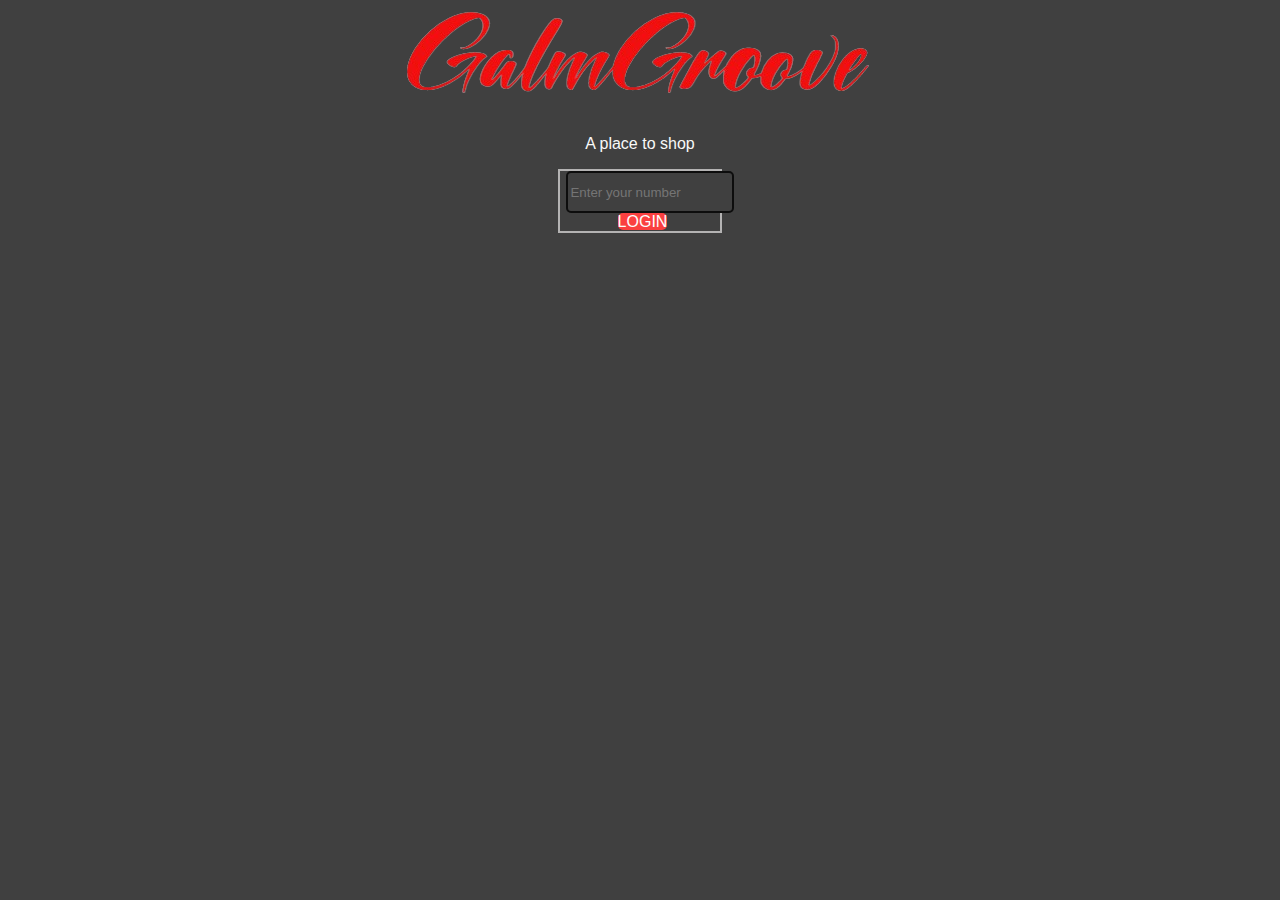
<file: index.html>
<!DOCTYPE html>
<html lang="en">
<head>
    <meta charset="UTF-8">
    <meta name="viewport" content="width=device-width, initial-scale=1.0">
    <title>E-Commerce</title>
    <link rel="stylesheet" href="style.css">
    <link rel="stylesheet" href="custom.css">
    <link rel="stylesheet" href="product1.css">
    <link rel="stylesheet" href="login.css">
    <link rel="icon" type="image/png" href="signature.png">
    <link rel="stylesheet" href="https://cdnjs.cloudflare.com/ajax/libs/font-awesome/6.5.1/css/all.min.css">

</head>
<body>

    <div id="login">
        <div id="parent">
            <div>
                <img src="image-removebg-preview.png" alt="">
            </div>
    
            <div>
                <p>A place to shop</p>
            </div>
    
            <div>
                <form>
    
                    <input id="phoneno" type="text" placeholder="Enter your number">
                    <br>
                    <span id="loginbutton"onclick="replacelogin()">
                        LOGIN
                    </span>
    
                </form>
            </div>
            
        </div>
    </div>

                    <!-- ---------------------------------HOME PAGE------------------------------- -->
<div id="hompepage">
    <header id="primary-header">
        <div id="left" class="divEdit">
        <img src="signature.png" >
        <ul>
            <li>MEN</li>
            <li>WOMEN</li>
            <li>KIDS</li>
            <li>HOME & LIVING</li>
            <li>BEAUTY</li>
            <li id="li-new">STUDIO</li>
        </ul>

        </div>


        <div id="right" class="divEdit">
            <input type="text" placeholder="Search for products, brands and more">

            <div>
                <i class="fa-regular fa-user" style="color: #fafafa;"></i>
                <p style="color: white;">Profile</p>
            </div>
            <div>
                <i class="fa-regular fa-heart" style="color: #fafafa;"></i>
                <p style="color: white;">Wishlist</p>
            </div>
            <div>
                <i class="fa-regular fa-chess-bishop" style="color: #fafafa;"></i>
                <p style="color: white;">Shop</p>
            </div>

        </div>
    </header>

    <header id="small-header">
        <div id="left" class="divEdit">
        <img src="signature.png" >

        <div id="hamburger" onclick="myFunction()">
            <i  id="hamburger" class="fa-solid fa-bars" style="color: #ffffff;"></i>
         </div>

         <div id="small-right" class="divEdit">
            <input type="text" placeholder="Search">



            <!-- <div>
                <i class="fa-regular fa-user" style="color: #fafafa;"></i>
                <p style="color: white;">Profile</p>
            </div>
            <div>
                <i class="fa-regular fa-heart" style="color: #fafafa;"></i>
                <p style="color: white;">Wishlist</p>
            </div>
            <div>
                <i class="fa-regular fa-chess-bishop" style="color: #fafafa;"></i>
                <p style="color: white;">Shop</p>
            </div> -->

        </div>

    </header>
<br><br><br><br><br>
    <main>
    <div id="index">

        <div class="hidden" id="hamburger-menu">
            <div id="men" class="flex adjust">
                <i class="fa-solid fa-mars" style="color: rgb(250, 88, 88);"></i>
                <p>Men</p>
            </div>

            <div id="women" class="flex adjust">
                <i class="fa-solid fa-venus" style="color: rgb(250, 88, 88);"></i>
                <p>Women</p>
            </div>

            <div id="products" class="flex adjust">
                <i class="fa-solid fa-umbrella product" style="color: rgb(250, 88, 88);"></i>
                <p>Product</p>
            </div>

        </div>

        <div id="swipe-container">
            <div id="banner" class="banners">
            <img src="banner.png"  >
        </div>


        <div id="banner1" class="banners hidden">
            <img src="banner2.png"  >
        </div>
    </div>
        <span id="float">
            <p>FLAT RS 200 OFF</p>
        </span>
        
        <span id="small-float">
            <p>₹ 200 OFF</p>
        </span>

       
   
        <div style="text-align:center;">
            <span class="dot" id="dot1" onclick="replaceDiv2()"></span>
            <span class="dot" id="dot2" onclick="replaceDiv()"></span> 
        </div>


        <div>
            <h2>MEDAL WORTHY BRANDS TO BAG</h2>
        </div>

        <div id="carousal">
            
            <span id="get_product1" onclick="replaceproduct1()">
                <div>
                    <img src="banner 3.1.png" alt="">
                </div>
            </span>
            <div>
                <img src="banner 3.2.png" alt="">
            </div>
            <div>
                <img src="banner 3.3.png" alt="">
            </div>
            <div>
                <img src="banner 3.4.png" alt="">
            </div>
            <div>
                <img src="banner 3.5.png" alt="">
            </div>

            <div>
                <img src="banner 3.4.png" alt="">
            </div>
            <div>
                <img src="banner 3.1.png" alt="">
            </div>
            <div>
                <img src="banner 3.3.png" alt="">
            </div>

        </div>

  
    </main>
</div>
</div>
                            <!-- ------------------------------- PRODUCT1 ----------------------------------- -->
<div id="product1">
    <div id="initial" class="white">
        <a href="index.html" ><p>HOME</p></a>
        <p>></p>
        <p style="font-weight: bold;">SHOP</p>
    </div>

    <div id="parent">
        <div class="imgs">
            <img src="img-left.png" id="product-img1"class="product-img product-img1" alt="">
        </div>

        <div class="imgs">
            <img src="img-right12.png" id="product-img2"class="product-img product-img2"  alt="">
        </div>
                    
        <div id="text-info">
            <!-- <img src="img-left.png" alt=""> -->
            <div>
                <h3 class="white">THE BODY SHOP</h3>
                <h3 style="font-weight: 400; color: rgb(167, 171, 187);">Moringa Sustainable Body Butter for Dry Skin 200 ml</h3>

                <div id="rating" class="white">
                    <p class="rounded-corners"> <b>4.6 ★ </b> ┃ 0 Ratings</p>
                </div>

                <hr>
            </div>






            <div id="imgs2">
                <div>
                    <img src="img-left.png" id="product-img1"class="product-img product-img1" alt="">
                </div>
        
                <div>
                    <img src="img-right12.png" id="product-img2"class="product-img product-img2" alt="">
                </div>
            </div>




            <div>
                <h3 class="white">Rs. 1495</h3>
                <h5 style="margin: 0.5vh 0vw 0vh 0vh;"class="white">inclusive of all taxes</h5>
                <div class="white">
                    <p style="font-size: small;">Available in <b>2 Shades</b></p>
            </div>

            <div id="product-img-ref-div">
                    <img src="img-right.png" id="product-img-ref1"class="product-img-ref product-img-ref1" alt="">
                    <img src="img-left.png" id="product-img-ref2"class="product-img-ref product-img-ref2" alt="">
                    
            </div>

            <!-- </div> -->

            <div id="select-size" class="white">
                <h5>SELECT SIZE</h5>

                <h5 id="ML">150-200 ML</h5>
            </div>
            <BR>
            <div id="buttons">
                <button id="button1" class="rounded-corners white bag" onclick="bags()" >  <h5>ADD TO BAG</h5> </button>
                <button id="button1-small" class="rounded-corners white bag non" onclick="bags()">  <h5>BAG</h5> </button>
                <button id="button11" class="rounded-corners white bag non" onclick="">  <h5>BAG</h5> </button>
            
                <button id="button2" class="rounded-corners wish" onclick=""> <h5>WISHLIST</h5> </button>
                <button id="button2-small" class="rounded-corners wish non" onclick=""> <h5>WISH</h5> </button>
            </div>
            <div class="white"><p>This item cannot be returned.</p></div>
            <hr>

            <!-- <div class="white">
                <h5>₹ 1495</h5>
            </div> -->
            <div id="delivery">

                <h5 class="white">DELIVERY OPTIONS</h5>
                
                <form id="form1" class="rounded-corners">

                    <input id="pincode" type="text" placeholder="Enter pincode">

                    <input id="pincode-small" type="text" class="non" placeholder="PIN">
                    
                    <button >Check</button>
                    
                </form>
  
                <p class="white">Please enter PIN code to check delivery time & Pay on Delivery Availability</p>

            </div>
            <hr>

            <div class="white">
                <p><b>Expiry Date</b> 31 May 2025</p>
            </div>
            <hr>
            <div id="product-list" class="white">
                
                <h5>PRODUCT DETAILS</h5>
                <p>Moringa Body Butter</p>
                <ul>
                    <li>Dip into Moringa Body Butter for a sublimely nourishing treat. Enriched with handpicked moringa seed oil, your skin will feel more soft and supple after every use.</li>
                    <li>Body moisturiser</li>
                    <li>Moisturises for 24hr hydration</li>
                    <li>Nourishes skin</li>
                    <li>For dry skin</li>
                    <li>Skin is left feeling softer & more supple</li>
                    <li>Easily absorbed</li>
                    <li>Fresh, green floral scent</li>
                    <li>For dry skin</li>
                    <li>Floral scent</li>
                </ul>


            </div>

        </div>
           
    </div>


    <div id="parent2">

         <div id="details-top1">
            <h3 class="white">THE BODY SHOP</h3>
            <h3 style="font-weight: 400; color: rgb(167, 171, 187);">Moringa Sustainable Body Butter for Dry Skin 200 ml</h3>

            <div id="rating" class="white">
                <p class="rounded-corners"> <b>4.6 ★ </b> ┃ 0 Ratings</p>
            </div>

            <hr>

            

    </div>
</div>

    <footer>

    </footer>


























    <script src="hrllo.js"></script>  
</body>

</html>
</file>
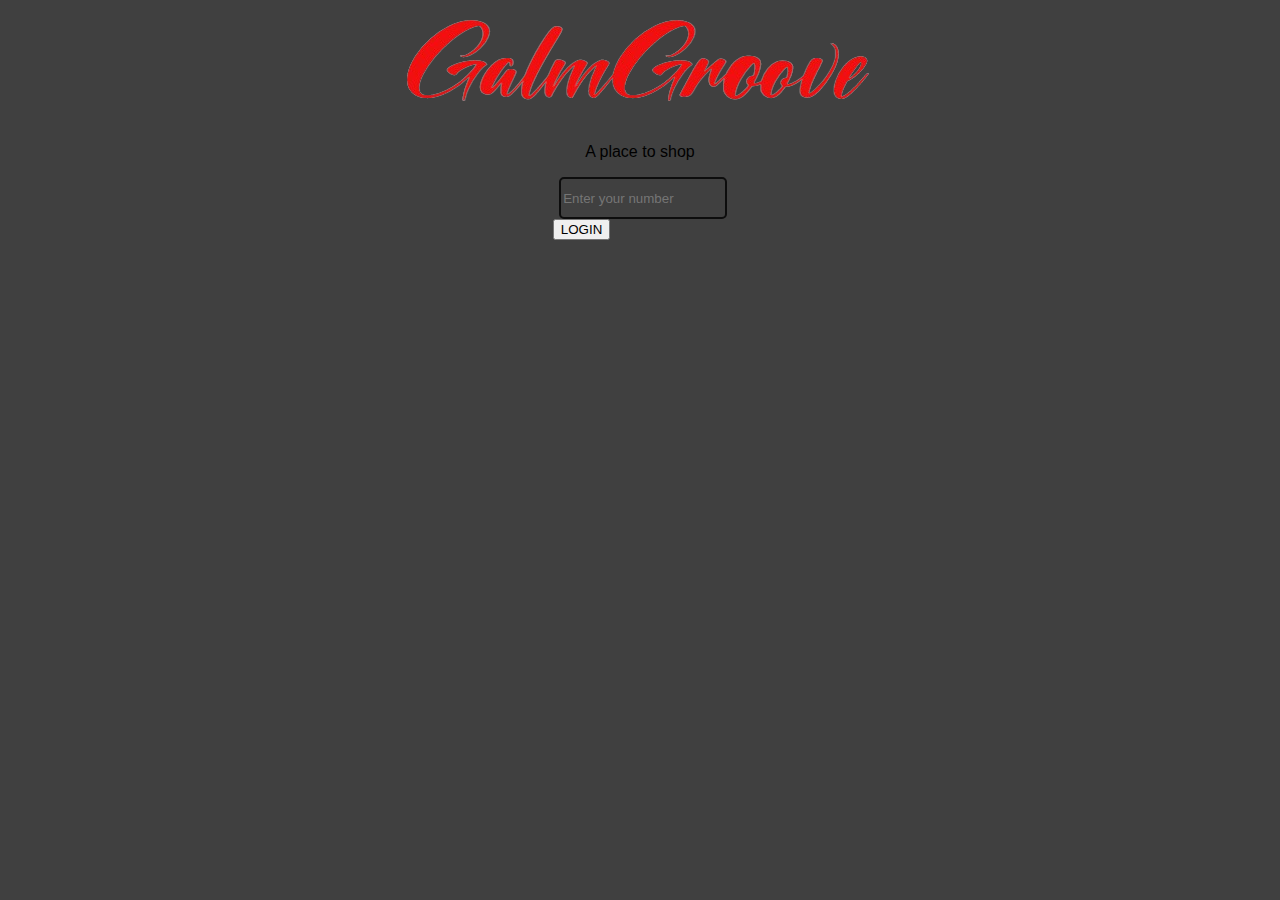
<file: login.html>
<!DOCTYPE html>
<html lang="en">
<head>
    <meta charset="UTF-8">
    <meta name="viewport" content="width=device-width, initial-scale=1.0">
    <title>Document</title>
    <link rel="stylesheet" href="login.css">
</head>
<body>

    <div id="parent">
        <div>
            <img src="image-removebg-preview.png" alt="">
        </div>

        <div>
            <p>A place to shop</p>
        </div>

        <div>
            <form>

                <input type="text" placeholder="Enter your number">
                <br>
                <button>LOGIN</button>

            </form>
        </div>
        
    </div>

</body>
</html>
</file>
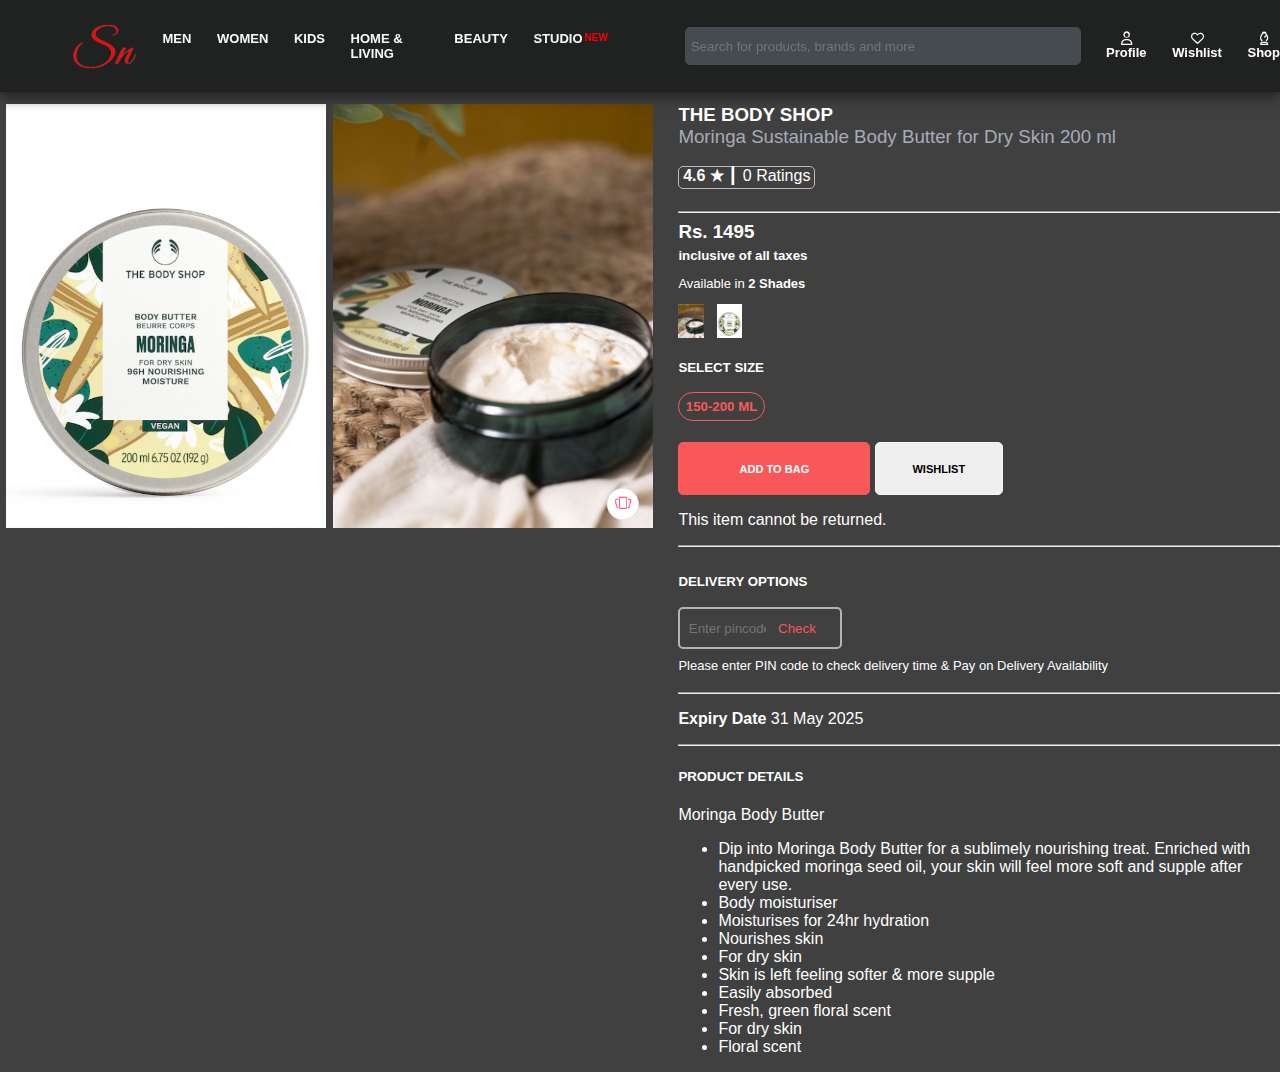
<file: product1.html>
<!DOCTYPE html>
<html lang="en">
<head>
    <meta charset="UTF-8">
    <meta name="viewport" content="width=device-width, initial-scale=1.0">
    <title>E-Commerce</title>
    <link rel="stylesheet" href="product1.css">
    <link rel="stylesheet" href="style.css">
    <link rel="stylesheet" href="custom.css">
    <link rel="icon" type="image/png" href="signature.png">
    <link rel="stylesheet" href="https://cdnjs.cloudflare.com/ajax/libs/font-awesome/6.5.1/css/all.min.css">
</head>
<body>

    <header id="primary-header">
        <div id="left" class="divEdit">
        <img src="signature.png" >
        <ul>
            <li>MEN</li>
            <li>WOMEN</li>
            <li>KIDS</li>
            <li>HOME & LIVING</li>
            <li>BEAUTY</li>
            <li id="li-new">STUDIO</li>
        </ul>

        </div>


        <div id="right" class="divEdit">
            <input type="text" placeholder="Search for products, brands and more">

            <div>
                <i class="fa-regular fa-user" style="color: #fafafa;"></i>
                <p style="color: white;">Profile</p>
            </div>
            <div>
                <i class="fa-regular fa-heart" style="color: #fafafa;"></i>
                <p style="color: white;">Wishlist</p>
            </div>
            <div>
                <i class="fa-regular fa-chess-bishop" style="color: #fafafa;"></i>
                <p style="color: white;">Shop</p>
            </div>

        </div>
    </header>

    <header id="small-header">
        <div id="left" class="divEdit">
        <img src="signature.png" >

        <div id="hamburger" onclick="myFunction()">
            <i  id="hamburger" class="fa-solid fa-bars" style="color: #ffffff;"></i>
         </div>

         <div id="small-right" class="divEdit">
            <input type="text" placeholder="Search">

 

        </div>

    </header>

    <br><br>
    <br>
    <div id="initial" class="white">
        <a href="index.html" ><p>HOME</p></a>
        <p>></p>
        <p style="font-weight: bold;">SHOP</p>
    </div>

    <div id="parent">
        <div class="imgs">
            <img src="img-left.png" id="product-img1"class="product-img product-img1" alt="">
        </div>

        <div class="imgs">
            <img src="img-right12.png" id="product-img2"class="product-img product-img2"  alt="">
        </div>
                    
        <div id="text-info">
            <!-- <img src="img-left.png" alt=""> -->
            <div>
                <h3 class="white">THE BODY SHOP</h3>
                <h3 style="font-weight: 400; color: rgb(167, 171, 187);">Moringa Sustainable Body Butter for Dry Skin 200 ml</h3>

                <div id="rating" class="white">
                    <p class="rounded-corners"> <b>4.6 ★ </b> ┃ 0 Ratings</p>
                </div>

                <hr>
            </div>






            <div id="imgs2">
                <div>
                    <img src="img-left.png" id="product-img1"class="product-img product-img1" alt="">
                </div>
        
                <div>
                    <img src="img-right12.png" id="product-img2"class="product-img product-img2" alt="">
                </div>
            </div>




            <div>
                <h3 class="white">Rs. 1495</h3>
                <h5 style="margin: 0.5vh 0vw 0vh 0vh;"class="white">inclusive of all taxes</h5>
                <div class="white">
                    <p style="font-size: small;">Available in <b>2 Shades</b></p>
            </div>

            <div id="product-img-ref-div">
                    <img src="img-right.png" id="product-img-ref1"class="product-img-ref product-img-ref1" alt="">
                    <img src="img-left.png" id="product-img-ref2"class="product-img-ref product-img-ref2" alt="">
                    
            </div>

            <!-- </div> -->

            <div id="select-size" class="white">
                <h5>SELECT SIZE</h5>

                <h5 id="ML">150-200 ML</h5>
            </div>
            <BR>
            <div id="buttons">
                <button id="button1" class="rounded-corners white bag" onclick="bags()" >  <h5>ADD TO BAG</h5> </button>
                <button id="button1-small" class="rounded-corners white bag non" onclick="bags()">  <h5>BAG</h5> </button>
                <button id="button11" class="rounded-corners white bag non" onclick="">  <h5>BAG</h5> </button>
            
                <button id="button2" class="rounded-corners wish" onclick=""> <h5>WISHLIST</h5> </button>
                <button id="button2-small" class="rounded-corners wish non" onclick=""> <h5>WISH</h5> </button>
            </div>
            <div class="white"><p>This item cannot be returned.</p></div>
            <hr>

            <!-- <div class="white">
                <h5>₹ 1495</h5>
            </div> -->
            <div id="delivery">

                <h5 class="white">DELIVERY OPTIONS</h5>
                
                <form id="form1" class="rounded-corners">

                    <input id="pincode" type="text" placeholder="Enter pincode">

                    <input id="pincode-small" type="text" class="non" placeholder="PIN">
                    
                    <button >Check</button>
                    
                </form>
  
                <p class="white">Please enter PIN code to check delivery time & Pay on Delivery Availability</p>

            </div>
            <hr>

            <div class="white">
                <p><b>Expiry Date</b> 31 May 2025</p>
            </div>
            <hr>
            <div id="product-list" class="white">
                
                <h5>PRODUCT DETAILS</h5>
                <p>Moringa Body Butter</p>
                <ul>
                    <li>Dip into Moringa Body Butter for a sublimely nourishing treat. Enriched with handpicked moringa seed oil, your skin will feel more soft and supple after every use.</li>
                    <li>Body moisturiser</li>
                    <li>Moisturises for 24hr hydration</li>
                    <li>Nourishes skin</li>
                    <li>For dry skin</li>
                    <li>Skin is left feeling softer & more supple</li>
                    <li>Easily absorbed</li>
                    <li>Fresh, green floral scent</li>
                    <li>For dry skin</li>
                    <li>Floral scent</li>
                </ul>


            </div>

        </div>
           
    </div>


    <div id="parent2">

         <div id="details-top1">
            <h3 class="white">THE BODY SHOP</h3>
            <h3 style="font-weight: 400; color: rgb(167, 171, 187);">Moringa Sustainable Body Butter for Dry Skin 200 ml</h3>

            <div id="rating" class="white">
                <p class="rounded-corners"> <b>4.6 ★ </b> ┃ 0 Ratings</p>
            </div>

            <hr>

            

    </div>

    <script src="product1.js"></script> 
    <script src="hrllo.js"></script> 
</body>
</html>
</file>
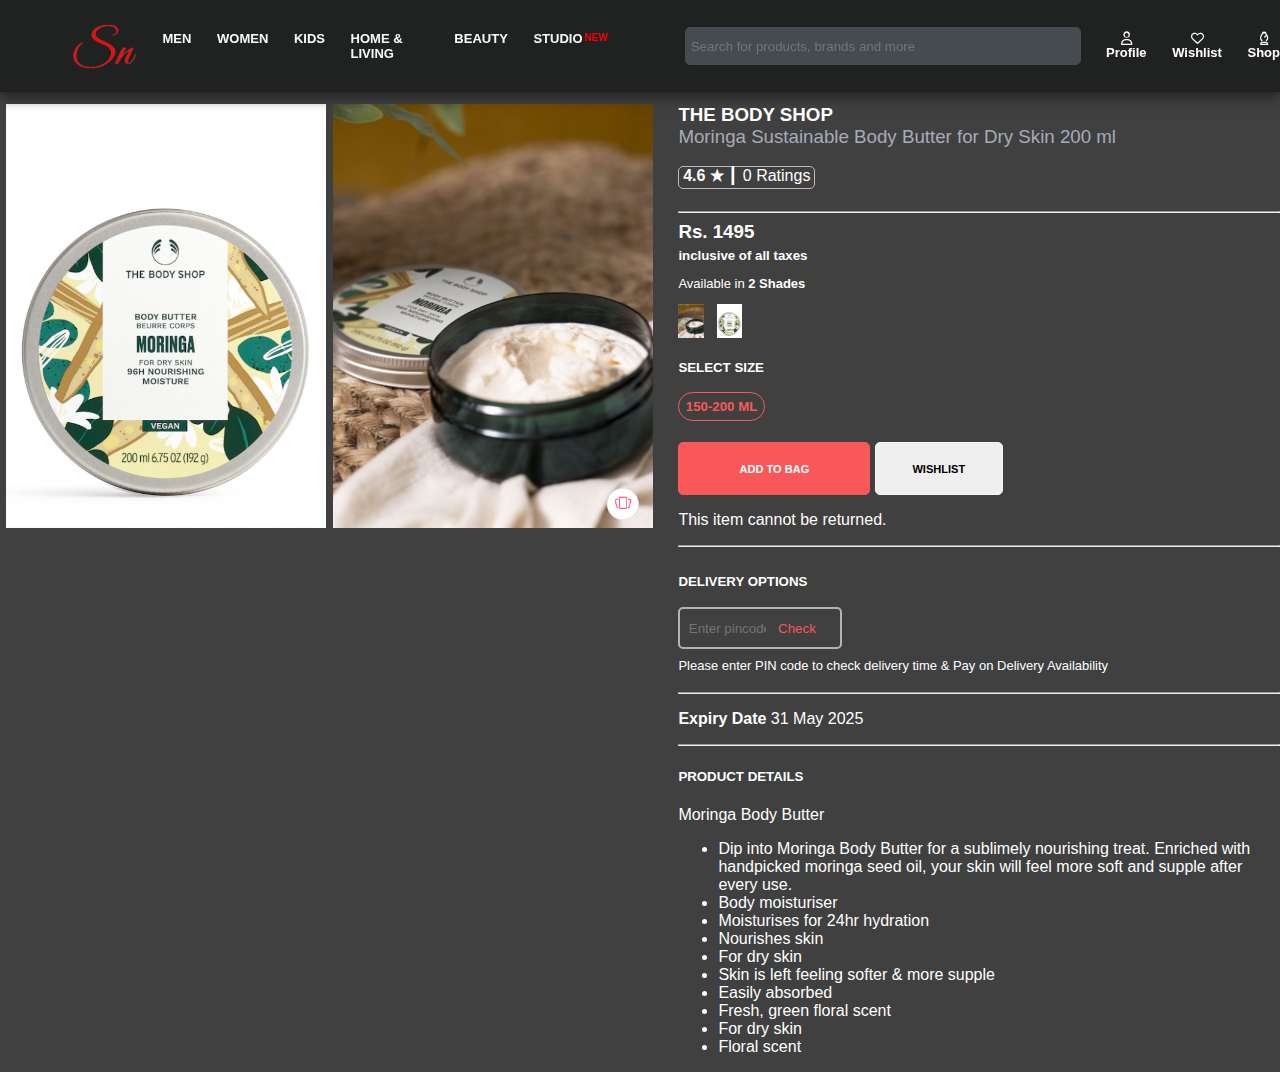
<file: product1copy.html>
<!DOCTYPE html>
<html lang="en">
<head>
    <meta charset="UTF-8">
    <meta name="viewport" content="width=device-width, initial-scale=1.0">
    <title>E-Commerce</title>
    <link rel="stylesheet" href="product1.css">
    <link rel="stylesheet" href="style.css">
    <link rel="stylesheet" href="custom.css">
    <link rel="icon" type="image/png" href="signature.png">
    <link rel="stylesheet" href="https://cdnjs.cloudflare.com/ajax/libs/font-awesome/6.5.1/css/all.min.css">
</head>
<body>

    <header id="primary-header">
        <div id="left" class="divEdit">
        <img src="signature.png" >
        <ul>
            <li>MEN</li>
            <li>WOMEN</li>
            <li>KIDS</li>
            <li>HOME & LIVING</li>
            <li>BEAUTY</li>
            <li id="li-new">STUDIO</li>
        </ul>

        </div>


        <div id="right" class="divEdit">
            <input type="text" placeholder="Search for products, brands and more">

            <div>
                <i class="fa-regular fa-user" style="color: #fafafa;"></i>
                <p style="color: white;">Profile</p>
            </div>
            <div>
                <i class="fa-regular fa-heart" style="color: #fafafa;"></i>
                <p style="color: white;">Wishlist</p>
            </div>
            <div>
                <i class="fa-regular fa-chess-bishop" style="color: #fafafa;"></i>
                <p style="color: white;">Shop</p>
            </div>

        </div>
    </header>

    <header id="small-header">
        <div id="left" class="divEdit">
        <img src="signature.png" >

        <div id="hamburger" onclick="myFunction()">
            <i  id="hamburger" class="fa-solid fa-bars" style="color: #ffffff;"></i>
         </div>

         <div id="small-right" class="divEdit">
            <input type="text" placeholder="Search">

 

        </div>

    </header>

    <br><br>
    <br>
    <div id="initial" class="white">
        <a href="index.html" ><p>HOME</p></a>
        <p>></p>
        <p style="font-weight: bold;">SHOP</p>
    </div>

    <div id="parent">
        <div class="imgs">
            <img src="img-left.png" id="product-img1"class="product-img product-img1" alt="">
        </div>

        <div class="imgs">
            <img src="img-right12.png" id="product-img2"class="product-img product-img2"  alt="">
        </div>
                    
        <div id="text-info">
            <!-- <img src="img-left.png" alt=""> -->
            <div>
                <h3 class="white">THE BODY SHOP</h3>
                <h3 style="font-weight: 400; color: rgb(167, 171, 187);">Moringa Sustainable Body Butter for Dry Skin 200 ml</h3>

                <div id="rating" class="white">
                    <p class="rounded-corners"> <b>4.6 ★ </b> ┃ 0 Ratings</p>
                </div>

                <hr>
            </div>






            <div id="imgs2">
                <div>
                    <img src="img-left.png" id="product-img1"class="product-img product-img1" alt="">
                </div>
        
                <div>
                    <img src="img-right12.png" id="product-img2"class="product-img product-img2" alt="">
                </div>
            </div>




            <div>
                <h3 class="white">Rs. 1495</h3>
                <h5 style="margin: 0.5vh 0vw 0vh 0vh;"class="white">inclusive of all taxes</h5>
                <div class="white">
                    <p style="font-size: small;">Available in <b>2 Shades</b></p>
            </div>

            <div id="product-img-ref-div">
                    <img src="img-right.png" id="product-img-ref1"class="product-img-ref product-img-ref1" alt="">
                    <img src="img-left.png" id="product-img-ref2"class="product-img-ref product-img-ref2" alt="">
                    
            </div>

            <!-- </div> -->

            <div id="select-size" class="white">
                <h5>SELECT SIZE</h5>

                <h5 id="ML">150-200 ML</h5>
            </div>
            <BR>
            <div id="buttons">
                <button id="button1" class="rounded-corners white bag" onclick="bag()" >  <h5>ADD TO BAG</h5> </button>
                <button id="button1-small" class="rounded-corners white bag non" onclick="bag()">  <h5>BAG</h5> </button>
                <button id="button11" class="rounded-corners white bag non" onclick="">  <h5>BAG</h5> </button>
            
                <button id="button2" class="rounded-corners wish" onclick=""> <h5>WISHLIST</h5> </button>
                <button id="button2-small" class="rounded-corners wish non" onclick=""> <h5>WISH</h5> </button>
            </div>
            <div class="white"><p>This item cannot be returned.</p></div>
            <hr>

            <!-- <div class="white">
                <h5>₹ 1495</h5>
            </div> -->
            <div id="delivery">

                <h5 class="white">DELIVERY OPTIONS</h5>
                
                <form id="form1" class="rounded-corners">

                    <input id="pincode" type="text" placeholder="Enter pincode">

                    <input id="pincode-small" type="text" class="non" placeholder="PIN">
                    
                    <button >Check</button>
                    
                </form>
  
                <p class="white">Please enter PIN code to check delivery time & Pay on Delivery Availability</p>

            </div>
            <hr>

            <div class="white">
                <p><b>Expiry Date</b> 31 May 2025</p>
            </div>
            <hr>
            <div id="product-list" class="white">
                
                <h5>PRODUCT DETAILS</h5>
                <p>Moringa Body Butter</p>
                <ul>
                    <li>Dip into Moringa Body Butter for a sublimely nourishing treat. Enriched with handpicked moringa seed oil, your skin will feel more soft and supple after every use.</li>
                    <li>Body moisturiser</li>
                    <li>Moisturises for 24hr hydration</li>
                    <li>Nourishes skin</li>
                    <li>For dry skin</li>
                    <li>Skin is left feeling softer & more supple</li>
                    <li>Easily absorbed</li>
                    <li>Fresh, green floral scent</li>
                    <li>For dry skin</li>
                    <li>Floral scent</li>
                </ul>


            </div>

        </div>
           
    </div>


    <div id="parent2">

         <div id="details-top1">
            <h3 class="white">THE BODY SHOP</h3>
            <h3 style="font-weight: 400; color: rgb(167, 171, 187);">Moringa Sustainable Body Butter for Dry Skin 200 ml</h3>

            <div id="rating" class="white">
                <p class="rounded-corners"> <b>4.6 ★ </b> ┃ 0 Ratings</p>
            </div>

            <hr>

            

    </div>

    <script src="product1.js"></script> 
    <script src="hrllo.js"></script> 
</body>
</html>
</file>
<file: style.css>
body {
    margin: 0;
    font-family: Assistant,-apple-system,BlinkMacSystemFont,Segoe UI,Roboto,Helvetica,Arial,sans-serif;
    color: rgb(248, 249, 249);
    background-color: rgb(64, 64, 64);
  }

header{
    display: flex;
    box-shadow: 0px 5px 12px 0 rgb(34, 34, 34);
    background-color: rgb(32, 33, 33);
    width: 100%;
    margin-left:0px ;
    padding-left:0px ;
    position: fixed;
}
header img{
    height: 5vh;
    padding-left: 1vh;
    display: inline-block;
}

.divEdit{

    display: flex;
    align-items: center;
    padding-top: 3vh;
    
    font-weight: 700;
    font-size: small;
    margin-top: -1vh;
    padding-bottom: 2vh;

}



header div ul{
    display: flex;
    list-style: none;
    padding-left: 2vw;
}

header div ul li{

    padding-right: 2vw;
    /* color: rgb(248, 249, 249); */

}

header div input{
    background-color: rgb(69, 75, 78);
    border: 1px solid rgb(69, 75, 78);
    width: 30vw;
    height:3vh;
    border-radius: 5px;
    padding: 0.3rem;
}

main div h2{
    padding-left: 3vw;
}
.flex{
    display: flex;
}
.border{
    border: 2px solid red;
}
</file>
<file: custom.css>
#li-new{
    position:relative;
}


#li-new::after{
    content:'NEW';
    position: absolute;
    top:3%;
    left: 3.2rem;
  
    width: 0.5vw;
    height: 1vh;
   color: red;
   font-size: x-small;
   /* right:rem; */

}

#left{
    padding-left: 5vw;
   
}

#right{
    padding-left: 6vw;
}

#right div{
    display: flex;
    flex-direction: column;
    align-items: center;
    padding-left:2vw
}

#right div p{
    margin: 0;

}

header div input::placeholder::before{
    content:'NEW';
    position: absolute;
    top:3%;
    /* left: 3.2rem; */
    border-radius: 50%;
    width: 0.5vw;
    height: 1vh;
   color: red;
   font-size: x-small;

}

.banners img{
    width: 100%;
}



.hidden{
    display:none;
}

.dot {
    cursor: pointer;
    height: 7px;
    width: 7px;
    margin: 0 2px;
    /* background-color: #bbb; */
    border-radius: 50%;
    display: inline-block;
    transition: background-color 0.6s ease;
  }


#dot1{
    background-color: #bbb;
}

#dot2{
    background-color: rgb(34, 34, 34);
}

#carousal{
    display: flex;
    flex-wrap: wrap;
    align-items: center;
    justify-content: center;
    
    
}
/* #carousal div{
    padding:2vh 2vw 2vh 2.5vw;
}
#carousal div img{
    width: 20vw;
    border-radius: 5px;
} */

#float{
    background-color: #838383;
    width: 20vw;
    border-radius: 10px 10px 0px 0px;
    margin-left: 87.8vw;
    margin-top: -20vh;
    position: fixed;
    transform: rotate(270deg);
    opacity: 0.8;
    /* filter: blur(1px); */
}
#small-float{
    display: none;
    background-color: #838383;
    width: 20vw;
    border-radius: 10px 10px 0px 0px;
    margin-left: 87.8vw;
    margin-top: -10vh;
    position: fixed;
    transform: rotate(270deg);
    opacity: 0.8;
}
#float p{
    padding:1vh 1vw 1vh 6vw;
    color: black;
    font-size: large;
    font-weight: 500;
    margin: 0;
    
}
#float:hover{
    background-color: white;
}


#carousal div{
    display: flex;
    align-items: center;
    justify-content: center;
    width: 12vw;
    background-color: white;
    padding:2vh 2vw 2vh 2vw;
    margin:2vh 2vw 2vh 2.5vw;
   
    border-radius: 10px;
}
#carousal div img{
    width: 14vw;
    border-radius: 5px;
    box-shadow: rgba(0, 0, 0, 0.15) 1.95px 1.95px 2.6px;
}

#carousal div img:hover{
    width: 18vw;
    transition: width 0.6s ease;
    
}
#carousal div:hover{
    background-color: rgb(193, 192, 192) ;
    transition: background-color 0.6s ease;
    
}

#small-header{
    display: none;
}

#hamburger{
    padding: 0vh 0vw 0vh 4vw;
    font-weight: bold;
    font-size: large;
}

#hamburger-menu{
   /* margin: 0vh 10vw 0vh 0vw;
    */
    margin-left: 5vw;
    

}

.product{
    padding-right: 4.2vw !important;
}

#hamburger-menu div {
    padding-bottom: 5vw;
}
#hamburger-menu div i{
    padding-right: 5vw;
    padding-top: 0.5vh;
}

#hamburger-menu div p{
    margin: 0;
    font-weight: 600;
}
#product1{
    display: none;
}
#hompepage{
    display: none;
}

@media only screen and (max-width: 415px) {

    #carousal div{
        display: flex;
        align-items: center;
        justify-content: center;
        width: 20vw;
        height: 12vh;
        background-color: white;
        padding:2vh 2vw 2vh 2vw;
        margin:2vh 2vw 2vh 2.5vw;
       
        border-radius: 10px;
    }

    #carousal div img{
        height:10vh;
        width: 20vw;
        border-radius: 5px;
        box-shadow: rgba(0, 0, 0, 0.15) 1.95px 1.95px 2.6px;
    }
}

@media only screen and (max-width: 840px) {
    /* body {
      background-color: lightblue;
    } */
    #primary-header{
        display: none;
    }
    #small-header{
        display: block;
     
    }
    #right{
        display: none;
    }
    #small-right{
        padding: 0.8vh 0vw 0vh 20vw;
    }
    #float{
    display: none;
    }
    #small-float{
        display: flex;
        color: black;
        font-size: large;
        font-weight: 500;
        align-items: center;
        justify-content: center;
        margin: 20vh 0vw 0vh 85vw;
        height: 4vh;
        width: 25vw;
        /* opacity: 0.5; */
    }


  }
</file>
<file: product1.css>
body{
    font-family: Assistant,-apple-system,BlinkMacSystemFont,Segoe UI,Roboto,Helvetica,Arial,sans-serif;
    background-color: rgb(64, 64, 64);
}
.white{
    color: white;
}

.flexprop{
    display:flex;
}
.margin0{
    margin:0
}
#initial{
    display: flex;
    font-weight: 500;
    
}


#initial p{
    cursor:pointer;
    padding: 0vh 1vw 0vh 1vw;
}
#initial a p{
    cursor:pointer;
    padding: 0vh 1vw 0vh 1vw;
    color: white; 
    text-decoration: none;
}
#initial a p:hover{
   
    font-size: large;
    transition: font-size 0.3s ease-in-out;
}

    

#parent{
    display: flex;
    
}
#parent2{
    display:none;
}
.imgs{
    /* display: flex;
     */
     padding: 0vh 0vw 0vh 0.5vw;    
}

#imgs2{
    display:none;
}

.product-img{
    width: 25vw;
    
}

#text-info{
    padding: 0vh 0vw 0vh 2vw ;
    margin: 0;
    /* padding-left: 2vw; */
    /* border: 2px solid red; */
}
#text-info h3{
    margin: 0;
}

#rating{
    
    padding: 2vh 0vw 2vh 0vw;
}


#rating p{
    display: inline;
    border: 1px solid #bbb;
    padding: 0.01vh 0.3vw 0.4vh 0.3vw;
    
}
#rating p:hover{
    border: 1px solid #040404;
    transition: border 0.3s ease-in;
}

#product-img-ref-div{
    display: flex;
}
.product-img-ref{
    width: 2vw;
    padding: 0vh 1vw 0vh 0vw;
}



#ML{
    cursor: pointer;
    padding: 0.5vw;
    display: inline;
    color: rgb(250, 88, 88);
    border: 1px solid rgb(250, 88, 88);
    border-radius: 30px;
}
#ML:hover{
   background-color: white;
   transition: background-color 0.3s ease-in;
}

#buttons{
    margin: 1vh 0vw 0vh 0vw;
}

.rounded-corners{
    border-radius: 5px;
}

.bag{
    cursor: pointer;
    background-color: rgb(250, 88, 88);
    width: 15vw;
    border: 1px solid rgb(250, 88, 88);
}

.bag:hover{
    cursor: pointer;
    background-color: rgb(250, 248, 248);
    width: 15vw;
    border: 1px solid rgb(250, 248, 248);
    color: black;
    transition: background-color 0.3s ease-in,color 0.3s ease-in;
    
}

.non{
    display: none;
}

.wish{
    width:10vw;
    border: 1px solid rgb(248, 247, 247);
    cursor: pointer;
}

.wish:hover{
    width:10vw;
    background-color: rgb(250, 88, 88);
    cursor: pointer;
    border: 1px solid rgb(250, 88, 88);
    color: white;
    transition: background-color 0.3s ease-in,color 0.3s ease-in
}


#seller-div{
    /* margin: 0vh 10vw 0vh 0vw;
     */
     margin-right: 10vw;
}

#delivery h5{
    margin: 3vh 0vw 2vh 0vw;
}
#delivery p{
    margin: 1vh 0vw 2.15vh 0vw;
    font-size: small;
}
form{
    border:2px solid rgb(180, 179, 179);
    width:10rem;
   
    
}
form input{
    height: 4vh;
    width: 6vw;
    border: 0;
    background-color: rgb(64, 64, 64);
    margin-left: 0.5vw;
    
}

form button{
    cursor: pointer;
    border: 0;
    background-color: rgb(64, 64, 64);
    color: rgb(250, 88, 88);
    
}

form button:hover{
    color: rgb(249, 246, 246);
    transition:color 0.3s ease-in;
}



@media only screen and (max-width: 556px) {

    /* #parent{
        display:none;
    }
   #parent2{
    display: flex;
   } */


   .imgs{
    display: none;
   }
   #imgs2{
    display: flex;
    flex-direction: row;
    align-items: center;
    justify-content: center;
   }
   #product-img-ref-div{
    display: none;
   }
#initial{
    padding: 10vh 0vw 0vh 0vw;
}
#button1{
    display: none;
}

#button1-small{
    display: inline-block;
}
#button2{
    display: none;
}

#button2-small{
    display: inline-block;
}
#pincode{
    display: none;
}

#pincode-small{
    display: inline-block;
}
#form1 input{
    width:18vw;
}
/* #form1 button{
    padding-left:8vw;
} */

}

@media only screen and (max-width: 840px) {
 
    #initial{
        padding: 1em 0vw 0vh 0vw;
    }
    #button1{
        display: none;
    }
    
    #button1-small{
        display: inline-block;
    }
    #button2{
        display: none;
    }
    
    #button2-small{
        display: inline-block;
    }
    #pincode{
        display: none;
    }
    
    #pincode-small{
        display: inline-block;
    }
    #form1 input{
        width:6vw;
    }
    #form1 button{
        padding-left:4vw;
    }
    

  }
</file>
<file: login.css>
body{
    font-family: Assistant,-apple-system,BlinkMacSystemFont,Segoe UI,Roboto,Helvetica,Arial,sans-serif;
    background-color: rgb(64, 64, 64);
}

#parent{
    display: flex;
    flex-direction: column;
    align-items: center;
    justify-content: center;
}


form input{
    height: 4vh;
    width: 6vw;
    border: 0;
    background-color: rgb(64, 64, 64);
    margin-left: 0.5vw;
     border:2px solid rgb(13, 13, 13); 
    width:10rem;
    border-radius: 5px;
    
}

#loginbutton{
    cursor: pointer;
    border: 0;
    background-color: rgb(250, 64, 64);
    color: rgb(253, 253, 253);
    border-radius: 5px;
    margin: 1vh 0vw 0vh 4.5vw;
    
}
</file>
